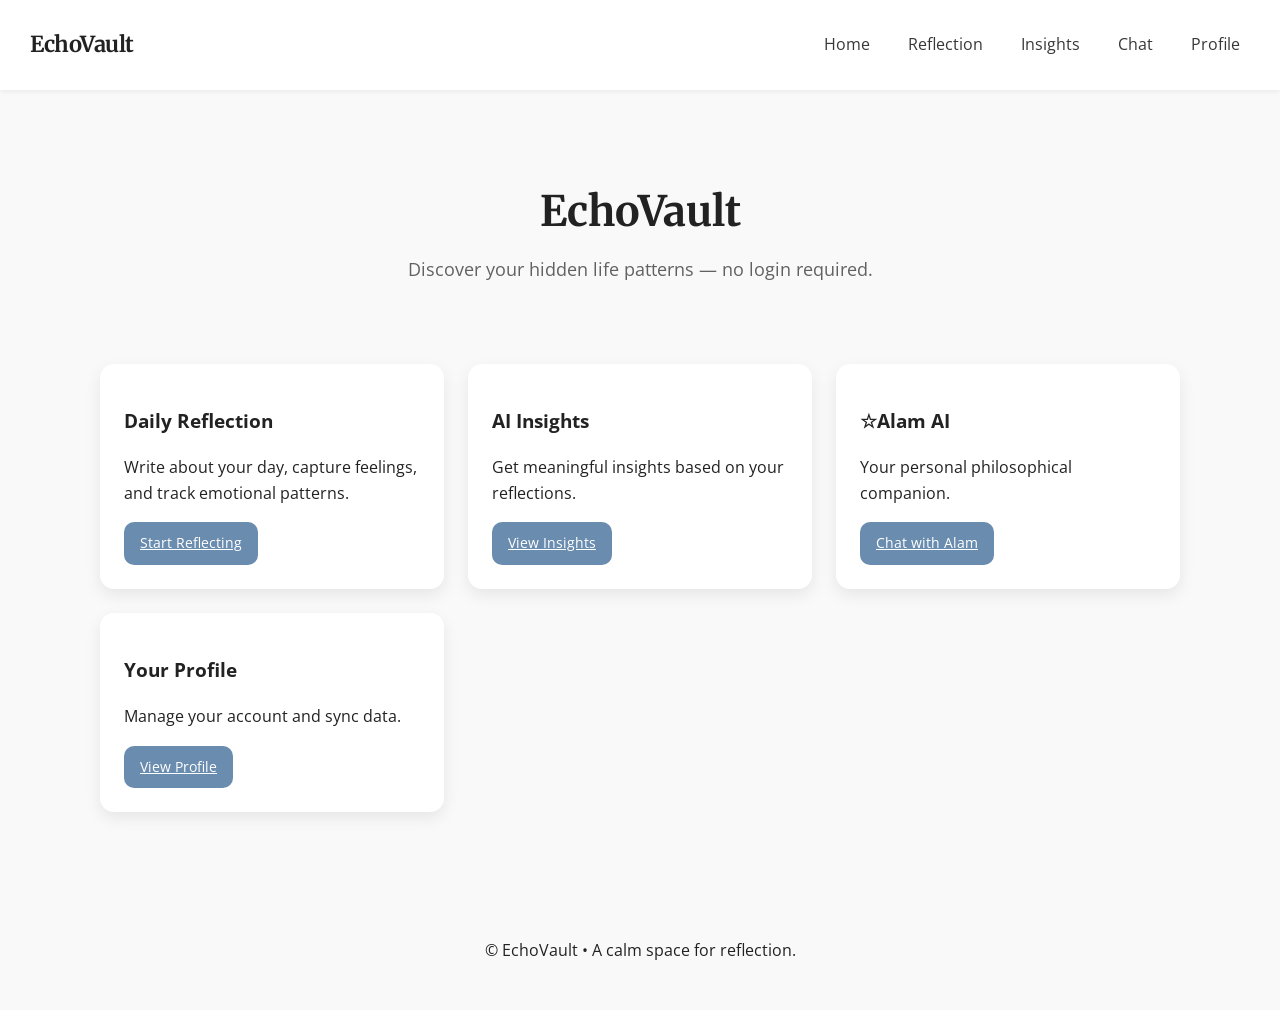
<file: index.html>
<!DOCTYPE html>
<html lang="en">
<head>
    <meta charset="UTF-8" />
    <meta name="viewport" content="width=device-width, initial-scale=1.0" />
    <title>EchoVault — Home</title>

    <!-- Fonts -->
    <link href="https://fonts.googleapis.com/css2?family=Merriweather:wght@300;700&family=Open+Sans:wght@300;400;600&display=swap" rel="stylesheet">

    <!-- CSS -->
    <link rel="stylesheet" href="./css/style.css"/>
</head>

<body>

<nav class="ev-nav fade-in">
    <div class="nav-logo">EchoVault</div>

    <ul class="nav-links">
        <li><a href="./index.html" class="nav-link active">Home</a></li>
        <li><a href="./pages/reflection.html" class="nav-link">Reflection</a></li>
        <li><a href="./pages/insights.html" class="nav-link">Insights</a></li>
        <li><a href="./pages/chat.html" class="nav-link">Chat</a></li>
        <li><a href="./pages/profile.html" class="nav-link">Profile</a></li>
    </ul>
</nav>

<header class="ev-hero fade-slide">
    <h1 class="ev-title">EchoVault</h1>
    <p class="ev-subtitle">Discover your hidden life patterns — no login required.</p>
</header>

<section class="ev-grid fade-up">
    <div class="ev-card">
        <h3>Daily Reflection</h3>
        <p>Write about your day, capture feelings, and track emotional patterns.</p>
        <a class="ev-btn small" href="./pages/reflection.html">Start Reflecting</a>
    </div>

    <div class="ev-card">
        <h3>AI Insights</h3>
        <p>Get meaningful insights based on your reflections.</p>
        <a class="ev-btn small" href="./pages/insights.html">View Insights</a>
    </div>

    <div class="ev-card">
        <h3>☆Alam AI</h3>
        <p>Your personal philosophical companion.</p>
        <a class="ev-btn small" href="./pages/chat.html">Chat with Alam</a>
    </div>

    <div class="ev-card">
        <h3>Your Profile</h3>
        <p>Manage your account and sync data.</p>
        <a class="ev-btn small" href="./pages/profile.html">View Profile</a>
    </div>
</section>

<footer class="ev-footer fade-up">
    <p>© EchoVault • A calm space for reflection.</p>
</footer>

<script src="./js/router.js"></script>
<script src="./js/app.js"></script>

</body>
</html>
</file>
<file: css/style.css>
/* =========================================================
   ECHOVAULT — GLOBAL STYLES
   Calm, premium, minimal, slight old-school aesthetic
   Fonts: Merriweather (serif), Open Sans (sans)
   Colors: Off-white (#F9F9F9), Charcoal (#222), 
           Accent Blue (#6A8CAF), Soft Gray (#D8D8D8)
========================================================= */

:root {
    --bg: #F9F9F9;
    --text: #222;
    --accent: #6A8CAF;
    --gray: #D8D8D8;
    --soft-shadow: rgba(0, 0, 0, 0.08);
    --soft-shadow-2: rgba(0, 0, 0, 0.12);
    --radius: 14px;
    --transition: 0.25s ease;
}

* {
    box-sizing: border-box;
}

body {
    margin: 0;
    padding: 0;
    background: var(--bg);
    color: var(--text);
    font-family: "Open Sans", sans-serif;
    -webkit-font-smoothing: antialiased;
    line-height: 1.6;
}

/* =========================================================
   NAVIGATION (Shared)
========================================================= */

.ev-nav {
    width: 100%;
    padding: 16px 30px;
    background: white;
    display: flex;
    justify-content: space-between;
    align-items: center;
    box-shadow: 0 1px 6px var(--soft-shadow);
    position: sticky;
    top: 0;
    z-index: 20;
    opacity: 0;
    animation: fadeIn 0.8s forwards;
}

.nav-logo {
    font-family: "Merriweather", serif;
    font-size: 22px;
    font-weight: 700;
    letter-spacing: -0.5px;
}

.nav-links {
    display: flex;
    gap: 18px;
    list-style: none;
}

.nav-link {
    text-decoration: none;
    color: var(--text);
    padding: 6px 10px;
    border-radius: 6px;
    transition: 0.25s ease;
    opacity: 0.9;
}

.nav-link:hover {
    background: var(--gray);
    opacity: 1;
}

.nav-link.active {
    background: var(--accent);
    color: white;
}

/* =========================================================
   HERO / PAGE HEADERS
========================================================= */

.ev-hero, .ev-page-header {
    text-align: center;
    padding: 60px 30px 40px;
    opacity: 0;
    transform: translateY(20px);
}

.ev-title {
    font-family: "Merriweather", serif;
    font-size: 42px;
    margin-bottom: 10px;
}

.ev-subtitle {
    font-size: 18px;
    max-width: 600px;
    margin: auto;
    opacity: 0.7;
}

.ev-page-header h1 {
    font-family: "Merriweather", serif;
    font-size: 36px;
    margin-bottom: 6px;
}

.ev-page-header p {
    opacity: 0.75;
}

/* =========================================================
   FEATURE GRID (Home Page)
========================================================= */

.ev-grid {
    width: 90%;
    max-width: 1080px;
    margin: auto;
    display: grid;
    gap: 24px;
    grid-template-columns: repeat(auto-fit, minmax(260px, 1fr));
    padding: 40px 0;
}

.ev-card {
    background: white;
    padding: 24px;
    border-radius: var(--radius);
    box-shadow: 0 6px 16px var(--soft-shadow);
    transition: 0.3s ease;
}

.ev-card:hover {
    transform: translateY(-4px);
    box-shadow: 0 10px 22px var(--soft-shadow-2);
}

/* =========================================================
   BUTTONS
========================================================= */

.ev-btn {
    background: var(--accent);
    color: white;
    border: none;
    padding: 12px 20px;
    border-radius: 10px;
    cursor: pointer;
    font-size: 16px;
    transition: 0.25s ease;
    display: inline-block;
}

.ev-btn:hover {
    transform: scale(1.05);
    box-shadow: 0 8px 20px rgba(106, 140, 175, 0.25);
}

.ev-btn.small {
    font-size: 14px;
    padding: 10px 16px;
}

.ev-btn.large {
    width: 100%;
    padding: 14px;
}

.ev-btn.danger {
    background: #AA4A44;
}

/* =========================================================
   FORMS + INPUTS
========================================================= */

.ev-form {
    background: white;
    padding: 26px;
    border-radius: var(--radius);
    box-shadow: 0 8px 22px var(--soft-shadow);
    width: 100%;
    max-width: 650px;
    margin: auto;
}

.ev-textarea, .ev-input, .ev-chat-input {
    width: 100%;
    padding: 12px;
    border-radius: 10px;
    border: 1px solid #CCC;
    margin-top: 6px;
    margin-bottom: 18px;
    font-size: 15px;
    transition: var(--transition);
}

.ev-textarea {
    resize: none;
    height: 120px;
}

.ev-textarea:focus,
.ev-input:focus,
.ev-chat-input:focus {
    border-color: var(--accent);
    box-shadow: 0 0 6px rgba(106,140,175,0.4);
}

/* =========================================================
   INSIGHT LIST + CARDS
========================================================= */

.ev-list {
    display: flex;
    flex-direction: column;
    gap: 16px;
}

.ev-list .item {
    background: white;
    padding: 18px;
    border-radius: var(--radius);
    box-shadow: 0 4px 14px var(--soft-shadow);
}

/* =========================================================
   CHAT UI — ☆Alam AI
========================================================= */

.ev-chat-container {
    width: 90%;
    max-width: 720px;
    margin: auto;
}

.ev-chat-window {
    background: white;
    height: 450px;
    padding: 20px;
    border-radius: var(--radius);
    box-shadow: 0 6px 18px var(--soft-shadow);
    overflow-y: auto;
    margin-bottom: 20px;
}

.ev-chat-msg {
    margin-bottom: 14px;
    padding: 12px 16px;
    border-radius: 10px;
    max-width: 80%;
    line-height: 1.5;
    opacity: 0;
    transform: translateY(10px);
    animation: fadeSlide 0.4s forwards;
}

.msg-user {
    background: var(--accent);
    color: white;
    margin-left: auto;
}

.msg-ai {
    background: #FFF;
    border: 1px solid var(--gray);
}

.ev-chat-form {
    display: flex;
    gap: 12px;
}

.ev-chat-input {
    flex: 1;
}

/* =========================================================
   FOOTER
========================================================= */

.ev-footer {
    text-align: center;
    padding: 30px;
    opacity: 0.6;
    margin-top: 40px;
}

/* =========================================================
   ANIMATIONS
========================================================= */

.fade-in {
    opacity: 0;
    animation: fadeIn 0.9s ease forwards;
}

.fade-up {
    opacity: 0;
    animation: fadeUp 1s ease forwards;
}

.fade-slide {
    opacity: 0;
    animation: fadeSlide 1s ease forwards;
}

@keyframes fadeIn {
    to {
        opacity: 1;
    }
}

@keyframes fadeUp {
    to {
        opacity: 1;
        transform: translateY(0);
    }
}

@keyframes fadeSlide {
    to {
        opacity: 1;
        transform: translateY(0);
    }
}

/* =========================================================
   UTILITY
========================================================= */

.hidden {
    display: none !important;
}

.ev-container {
    width: 90%;
    max-width: 680px;
    margin: auto;
}
</file>
